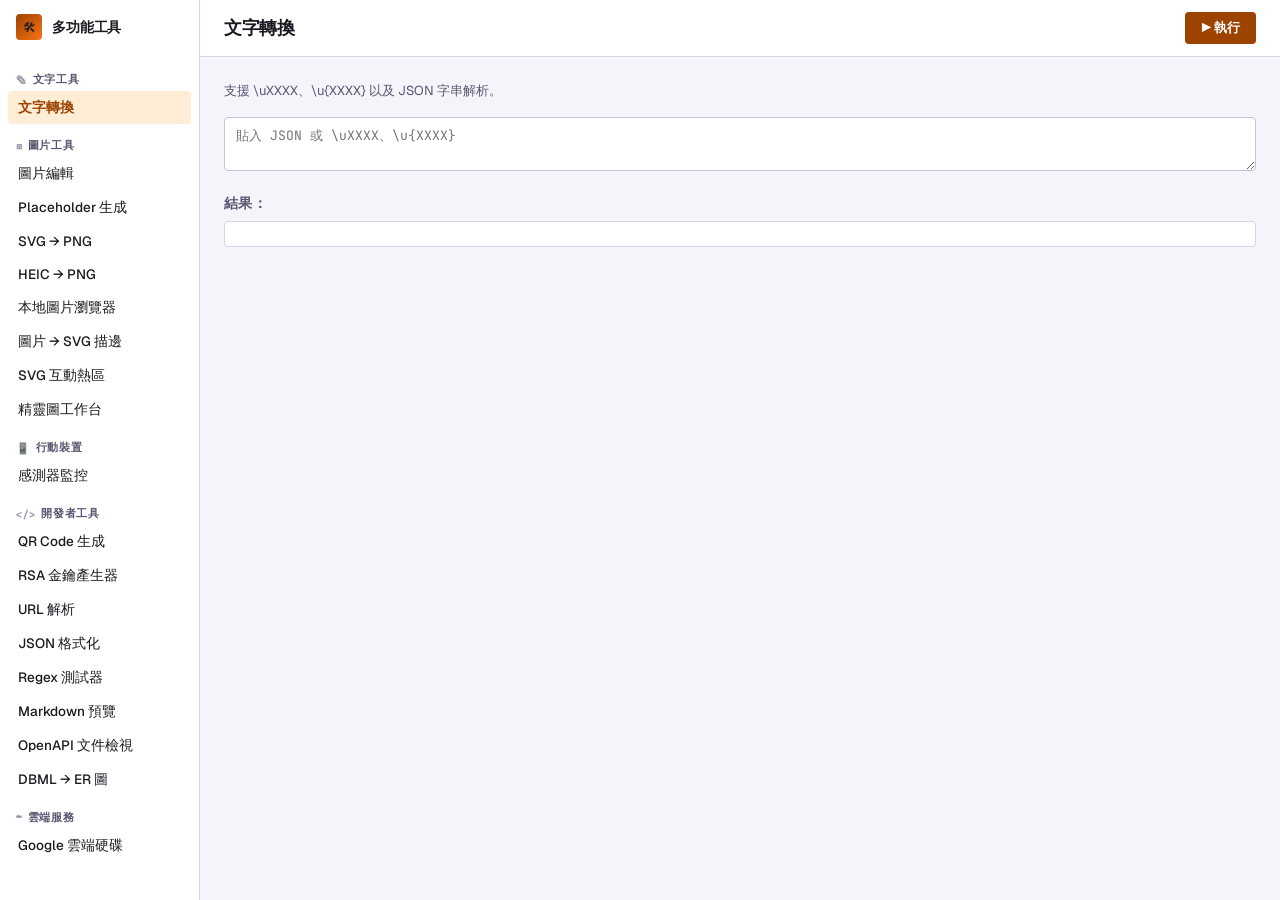
<file: index.html>
<!DOCTYPE html>
<html lang="zh-TW">
<head>
<meta charset="UTF-8">
<meta name="viewport" content="width=device-width, initial-scale=1.0">
<title>多功能轉換工具</title>
<link rel="preconnect" href="https://fonts.googleapis.com">
<link rel="preconnect" href="https://fonts.gstatic.com" crossorigin>
<link href="https://fonts.googleapis.com/css2?family=Geist:wght@400;500;600;700;800&family=JetBrains+Mono:wght@400;500;600&display=swap" rel="stylesheet">
<link rel="stylesheet" href="assets/styles.css">
</head>
<body>
<div class="app-shell">
  <aside class="side-nav" id="sidebar"></aside>
  <div class="content-wrap">
    <div class="mobile-bar" id="mobile-bar"></div>
    <header class="content-header" id="content-header"></header>
    <section class="content-pane" id="content"></section>
  </div>
</div>
<script type="module" src="assets/app.js"></script>
<script type="module" src="assets/mcp-bridge.js"></script>
</body>
</html>
</file>
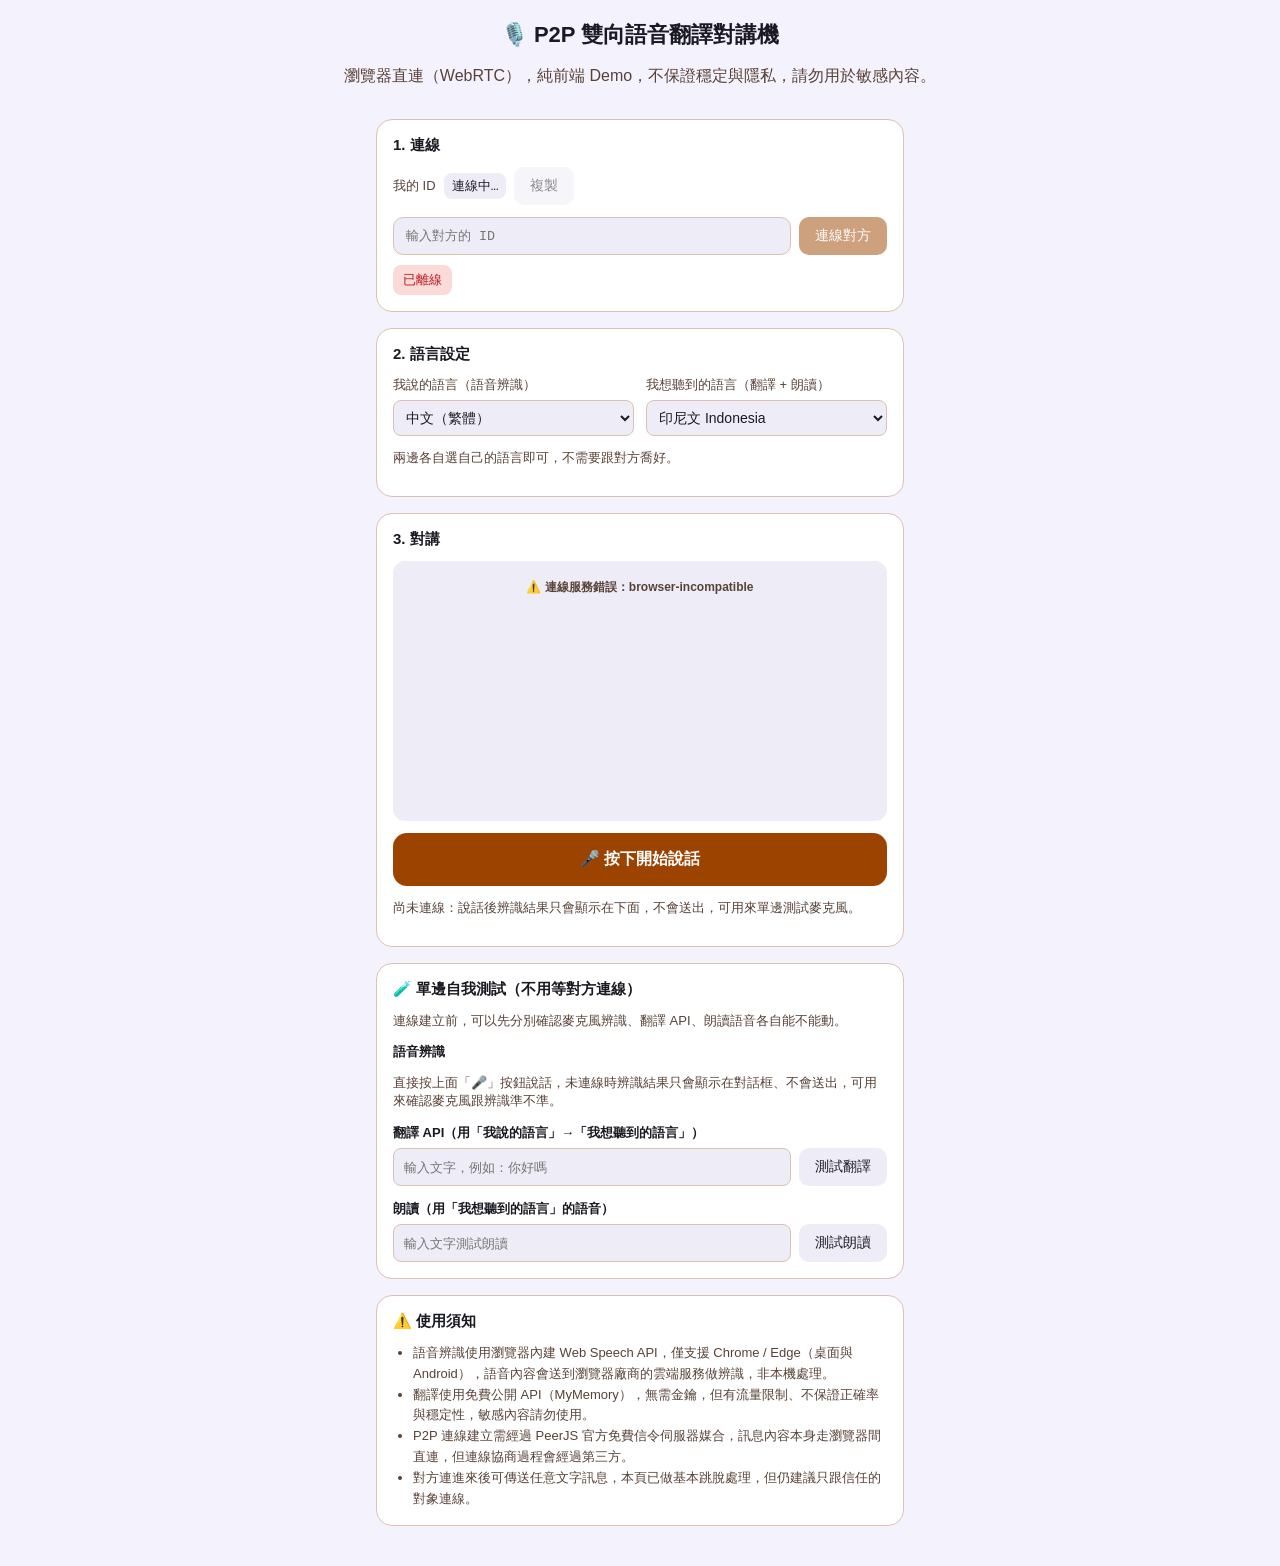
<file: walkie/index.html>
<!DOCTYPE html>
<html lang="zh-TW">
<head>
<meta charset="UTF-8">
<meta name="viewport" content="width=device-width, initial-scale=1.0">
<title>P2P 雙向語音翻譯對講機</title>
<link rel="stylesheet" href="./style.css">
</head>
<body>

  <header class="topbar">
    <h1>🎙️ P2P 雙向語音翻譯對講機</h1>
    <p class="muted">瀏覽器直連（WebRTC），純前端 Demo，不保證穩定與隱私，請勿用於敏感內容。</p>
  </header>

  <main class="wrap">

    <section class="card">
      <h2>1. 連線</h2>
      <div class="id-row">
        <span class="label">我的 ID</span>
        <code id="myId">連線中…</code>
        <button id="copyIdBtn" class="btn-ghost" disabled>複製</button>
      </div>
      <div class="connect-row">
        <input type="text" id="peerIdInput" placeholder="輸入對方的 ID">
        <button id="connectBtn" class="btn-primary" disabled>連線對方</button>
      </div>
      <p id="connStatus" class="status status-idle">尚未連線</p>
    </section>

    <section class="card">
      <h2>2. 語言設定</h2>
      <div class="lang-grid">
        <label>
          我說的語言（語音辨識）
          <select id="mySpeakLang"></select>
        </label>
        <label>
          我想聽到的語言（翻譯 + 朗讀）
          <select id="myHearLang"></select>
        </label>
      </div>
      <p class="muted small">兩邊各自選自己的語言即可，不需要跟對方喬好。</p>
    </section>

    <section class="card">
      <h2>3. 對講</h2>
      <div id="chatBox" class="chat-box" aria-live="polite"></div>
      <button id="recordBtn" class="btn-record" disabled>🎤 準備中…</button>
      <p id="recHint" class="muted small"></p>
    </section>

    <section class="card">
      <h2>🧪 單邊自我測試（不用等對方連線）</h2>
      <p class="muted small">連線建立前，可以先分別確認麥克風辨識、翻譯 API、朗讀語音各自能不能動。</p>

      <div class="test-block">
        <div class="test-label">語音辨識</div>
        <p class="muted small">直接按上面「🎤」按鈕說話，未連線時辨識結果只會顯示在對話框、不會送出，可用來確認麥克風跟辨識準不準。</p>
      </div>

      <div class="test-block">
        <div class="test-label">翻譯 API（用「我說的語言」→「我想聽到的語言」）</div>
        <div class="test-row">
          <input type="text" id="testTranslateInput" placeholder="輸入文字，例如：你好嗎">
          <button id="testTranslateBtn" class="btn-ghost">測試翻譯</button>
        </div>
        <p id="testTranslateResult" class="muted small"></p>
      </div>

      <div class="test-block">
        <div class="test-label">朗讀（用「我想聽到的語言」的語音）</div>
        <div class="test-row">
          <input type="text" id="testSpeakInput" placeholder="輸入文字測試朗讀">
          <button id="testSpeakBtn" class="btn-ghost">測試朗讀</button>
        </div>
      </div>
    </section>

    <section class="card notes">
      <h2>⚠️ 使用須知</h2>
      <ul>
        <li>語音辨識使用瀏覽器內建 Web Speech API，僅支援 Chrome / Edge（桌面與 Android），語音內容會送到瀏覽器廠商的雲端服務做辨識，非本機處理。</li>
        <li>翻譯使用免費公開 API（MyMemory），無需金鑰，但有流量限制、不保證正確率與穩定性，敏感內容請勿使用。</li>
        <li>P2P 連線建立需經過 PeerJS 官方免費信令伺服器媒合，訊息內容本身走瀏覽器間直連，但連線協商過程會經過第三方。</li>
        <li>對方連進來後可傳送任意文字訊息，本頁已做基本跳脫處理，但仍建議只跟信任的對象連線。</li>
      </ul>
    </section>

  </main>

  <script src="./peerjs.min.js"></script>
  <script src="./app.js"></script>
</body>
</html>
</file>
<file: assets/styles.css>
:root {
  --bg:                 #f0eef8;
  --surface:            #ffffff;
  --surface-low:        #f5f4fb;
  --surface-container:  #eceaf5;
  --on-surface:         #1a1b22;
  --on-surface-variant: #5a5470;
  --outline:            #d8d4e8;
  --outline-strong:     #c4bfdb;
  --primary:            #9d4300;
  --on-primary:         #ffffff;
  --primary-container:  #f97316;
  --mono: "JetBrains Mono", monospace;
}

*, *::before, *::after { box-sizing: border-box; margin: 0; padding: 0; }

body {
  font-family: "Geist", sans-serif;
  color: var(--on-surface);
  background: var(--bg);
  min-height: 100vh;
  padding: 0;
}

/* ── App Shell ──────────────────────────────────────────────────────────── */
.app-shell {
  display: grid;
  grid-template-columns: 200px 1fr;
  min-height: 100vh;
  background: var(--surface);
}

/* ── Sidebar ─────────────────────────────────────────────────────────────── */
.side-nav {
  background: var(--surface);
  border-right: 1px solid var(--outline);
}

.logo {
  display: flex;
  align-items: center;
  gap: 10px;
  padding: 14px 16px;
}

.logo-icon {
  width: 26px;
  height: 26px;
  background: linear-gradient(135deg, var(--primary), var(--primary-container));
  border-radius: 4px;
  display: flex;
  align-items: center;
  justify-content: center;
  font-size: 13px;
  flex-shrink: 0;
}

.logo-text {
  font-size: 14px;
  font-weight: 700;
  color: var(--on-surface);
  letter-spacing: -0.01em;
}

.nav-groups {
  padding: 8px;
}

.nav-group {
  margin-bottom: 4px;
}

.nav-group-label {
  display: flex;
  align-items: center;
  gap: 5px;
  font-size: 10.5px;
  font-weight: 600;
  text-transform: uppercase;
  letter-spacing: 0.07em;
  color: var(--on-surface-variant);
  padding: 10px 8px 4px;
  user-select: none;
}

.nav-group-icon {
  font-size: 11px;
  opacity: 0.6;
}

.nav-item {
  display: block;
  text-decoration: none;
  color: var(--on-surface);
  font-family: "Geist", sans-serif;
  font-size: 13.5px;
  font-weight: 500;
  padding: 7px 10px;
  border-radius: 4px;
  margin-bottom: 1px;
  transition: background 0.1s, color 0.1s;
}

.nav-item:hover {
  background: var(--surface-container);
}

.nav-item.active {
  background: #ffedd5;
  color: var(--primary);
  font-weight: 600;
}

/* ── Content Wrap ────────────────────────────────────────────────────────── */
.content-wrap {
  background: var(--surface-low);
  display: flex;
  flex-direction: column;
}

/* ── Content Header ──────────────────────────────────────────────────────── */
.content-header {
  display: flex;
  align-items: center;
  justify-content: space-between;
  padding: 12px 24px;
  border-bottom: 1px solid var(--outline);
  background: var(--surface);
  gap: 12px;
  flex-shrink: 0;
}

.content-header-left {
  display: flex;
  align-items: center;
  gap: 10px;
  min-width: 0;
}

.tool-title {
  font-size: 18px;
  font-weight: 700;
  letter-spacing: -0.02em;
  color: var(--on-surface);
  line-height: 1.2;
  white-space: nowrap;
}


/* Ghost 按鈕（次要動作，如複製、下載） */
.btn-ghost {
  margin-top: 0;
  background: var(--surface);
  color: var(--on-surface);
  border: 1px solid var(--outline-strong);
  font-weight: 500;
  padding: 4px 10px;
  font-size: 12px;
}

.btn-ghost:hover {
  background: var(--surface-container);
  opacity: 1;
  filter: none;
}

/* 有 data-primary 的按鈕功能已串到 header ▶ 執行，不需顯示 */
[data-primary] { display: none; }

/* .active-badge — 保留備用，可在 app.js 加回 <span class="active-badge"> */
.active-badge {
  background: transparent;
  color: var(--primary);
  border: 1px solid #fed7aa;
  border-radius: 4px;
  padding: 2px 8px;
  font-size: 11px;
  font-weight: 600;
  white-space: nowrap;
  flex-shrink: 0;
}

.header-actions {
  display: flex;
  align-items: center;
  gap: 8px;
  flex-shrink: 0;
}

.reset-btn {
  display: inline-flex;
  align-items: center;
  gap: 5px;
  background: var(--surface);
  color: var(--on-surface);
  border: 1px solid var(--outline-strong);
  border-radius: 4px;
  padding: 6px 12px;
  font-size: 13px;
  font-weight: 600;
  font-family: "Geist", sans-serif;
  cursor: pointer;
  transition: background 0.1s;
  margin-top: 0;
}

.reset-btn:hover {
  background: var(--surface-container);
  filter: none;
}

.run-btn {
  display: inline-flex;
  align-items: center;
  gap: 6px;
  background: var(--primary);
  color: var(--on-primary);
  border: none;
  border-radius: 4px;
  padding: 7px 16px;
  font-size: 13px;
  font-weight: 700;
  font-family: "Geist", sans-serif;
  cursor: pointer;
  transition: opacity 0.1s;
  flex-shrink: 0;
  margin-top: 0;
}

.run-btn:hover {
  opacity: 0.88;
  background: var(--primary);
  filter: none;
}

/* ── Content Pane ────────────────────────────────────────────────────────── */
.content-pane {
  padding: 24px;
  flex: 1;
}

/* ── Tool ────────────────────────────────────────────────────────────────── */
.tool {
  animation: fadeIn .15s ease;
}

@keyframes fadeIn {
  from { opacity: 0; transform: translateY(3px); }
  to   { opacity: 1; transform: translateY(0); }
}

/* ── Typography ──────────────────────────────────────────────────────────── */
h3 {
  margin: 18px 0 8px;
  font-size: 14px;
  font-weight: 600;
  letter-spacing: 0.03em;
  text-transform: uppercase;
  color: var(--on-surface-variant);
}

h4 {
  margin: 0 0 8px;
  font-size: 13px;
  font-weight: 600;
  color: var(--on-surface-variant);
}

label {
  display: block;
  margin: 10px 0 5px;
  font-size: 12px;
  font-weight: 600;
  text-transform: uppercase;
  letter-spacing: 0.04em;
  color: var(--on-surface-variant);
}

/* ── Form Controls ───────────────────────────────────────────────────────── */
textarea,
input[type="text"],
input[type="url"],
input[type="number"],
select {
  width: 100%;
  border: 1px solid var(--outline-strong);
  border-radius: 4px;
  font-size: 13px;
  padding: 9px 11px;
  color: var(--on-surface);
  background: var(--surface);
  font-family: var(--mono);
  transition: border-color .12s, box-shadow .12s;
}

textarea:focus,
input[type="text"]:focus,
input[type="url"]:focus,
input[type="number"]:focus,
select:focus {
  outline: none;
  border-color: var(--primary);
  box-shadow: 0 0 0 2px rgba(157, 67, 0, 0.12);
}

input[type="color"] {
  border: 1px solid var(--outline-strong);
  border-radius: 4px;
  cursor: pointer;
  padding: 3px;
}

input[type="color"]:focus {
  outline: none;
  border-color: var(--primary);
}

/* ── Buttons ─────────────────────────────────────────────────────────────── */
button {
  margin-top: 10px;
  border: 0;
  border-radius: 4px;
  padding: 8px 14px;
  font-weight: 600;
  font-family: "Geist", sans-serif;
  font-size: 13px;
  cursor: pointer;
  color: var(--on-primary);
  background: var(--primary);
  transition: opacity .15s;
}

button:hover {
  opacity: 0.88;
  background: var(--primary);
  filter: none;
}

.button-row {
  display: flex;
  gap: 8px;
  flex-wrap: wrap;
}

.button-row button { margin-top: 10px; }

/* ── Pre / Code ──────────────────────────────────────────────────────────── */
pre {
  margin: 0;
  background: var(--surface);
  border: 1px solid var(--outline);
  border-radius: 4px;
  padding: 12px 14px;
  white-space: pre-wrap;
  word-break: break-word;
  max-height: 220px;
  overflow-y: auto;
  font-family: var(--mono);
  font-size: 13px;
  color: var(--on-surface);
}

/* ── Drop Zone ───────────────────────────────────────────────────────────── */
.drop-zone {
  border: 1px dashed var(--outline-strong);
  border-radius: 4px;
  padding: 28px;
  text-align: center;
  color: var(--on-surface-variant);
  cursor: pointer;
  margin-bottom: 12px;
  background: var(--surface);
  transition: border-color .15s, background .15s;
  font-size: 13px;
}

.drop-zone.dragover {
  border-color: var(--primary-container);
  background: #fff8f3;
}

/* ── Image Preview ───────────────────────────────────────────────────────── */
img.preview {
  max-width: 100%;
  margin-top: 12px;
  display: block;
  border: 1px solid var(--outline);
  border-radius: 4px;
}

/* ── Grids ───────────────────────────────────────────────────────────────── */
.grid-4 {
  display: grid;
  grid-template-columns: repeat(4, minmax(0, 1fr));
  gap: 12px;
}

.grid-2 {
  display: grid;
  grid-template-columns: repeat(2, minmax(0, 1fr));
  gap: 12px;
}

/* ── Muted ───────────────────────────────────────────────────────────────── */
.muted {
  color: var(--on-surface-variant);
  font-size: 13px;
  margin: 0 0 16px;
  line-height: 1.5;
}

/* ── JSON Tool ───────────────────────────────────────────────────────────── */
.json-shell {
  display: grid;
  grid-template-columns: 1fr 1fr;
  gap: 12px;
  height: 420px;
}

.json-panel {
  display: flex;
  flex-direction: column;
  border: 1px solid var(--outline);
  overflow: hidden;
}

.json-panel-header {
  display: flex;
  align-items: center;
  justify-content: space-between;
  gap: 6px;
  padding: 6px 10px;
  background: var(--surface-container);
  border-bottom: 1px solid var(--outline);
  font-size: 11px;
  font-weight: 600;
  letter-spacing: 0.06em;
  color: var(--on-surface-variant);
  flex-shrink: 0;
  flex-wrap: wrap;
}

.json-panel-header .btn-ghost {
  margin-top: 0;
  padding: 2px 8px;
  font-size: 11px;
}

.json-search-row {
  display: flex;
  align-items: center;
  gap: 4px;
  flex: 1;
}

.json-search-row input {
  width: 120px;
  padding: 3px 8px;
  font-size: 12px;
  border-radius: 3px;
  font-family: var(--mono);
  border: 1px solid var(--outline-strong);
}

.json-search-row input:focus {
  box-shadow: none;
  border-color: var(--primary);
}

#jsonSearchCount {
  font-size: 11px;
  color: var(--on-surface-variant);
  font-family: var(--mono);
  white-space: nowrap;
  min-width: 40px;
}

.json-panel textarea {
  flex: 1;
  border: none;
  border-radius: 0;
  resize: none;
  font-size: 13px;
  line-height: 1.6;
  padding: 12px;
  box-shadow: none;
}

.json-panel textarea:focus {
  box-shadow: none;
  border-color: transparent;
}

.json-output-wrap {
  flex: 1;
  overflow: auto;
}

.json-output-wrap pre {
  margin: 0;
  border: none;
  border-radius: 0;
  max-height: none;
  padding: 12px;
  background: var(--surface);
  min-height: 100%;
}

/* ── JSON View Toggle ────────────────────────────────────────────────────── */
.json-view-toggle {
  display: flex;
  border: 1px solid var(--outline-strong);
  border-radius: 4px;
  overflow: hidden;
  flex-shrink: 0;
}

.json-view-btn {
  margin: 0;
  padding: 2px 10px;
  font-size: 11px;
  font-weight: 600;
  border-radius: 0;
  background: var(--surface);
  color: var(--on-surface-variant);
  border: none;
  border-right: 1px solid var(--outline-strong);
  transition: background 0.1s;
}

.json-view-btn:last-child { border-right: none; }

.json-view-btn.active {
  background: var(--surface-container);
  color: var(--on-surface);
}

.json-view-btn:hover { opacity: 1; filter: none; background: var(--surface-container); }

/* ── JSON Path Bar ───────────────────────────────────────────────────────── */
.json-path-bar {
  padding: 4px 12px;
  font-family: var(--mono);
  font-size: 11px;
  color: var(--on-surface-variant);
  background: var(--surface-container);
  border-top: 1px solid var(--outline);
  min-height: 22px;
}

/* ── JSON Tree ───────────────────────────────────────────────────────────── */
pre.jt-root {
  padding: 10px 12px;
  line-height: 1.7;
  font-size: 13px;
}

.jt-node { }

.jt-children { padding-left: 20px; margin: 0; list-style: none; }
.jt-children.jt-hidden { display: none; }

.jt-row {
  display: flex;
  align-items: baseline;
  gap: 2px;
  border-radius: 3px;
  padding: 0 4px;
}

.jt-toggle {
  cursor: pointer;
}

.jt-toggle:hover { color: var(--primary); }

.jt-toggle {
  font-size: 10px;
  width: 14px;
  flex-shrink: 0;
  color: var(--on-surface-variant);
  user-select: none;
  cursor: pointer;
}

.jt-toggle:hover { color: var(--primary); }

.jt-toggle-placeholder { width: 14px; flex-shrink: 0; }

.jt-key {
  color: #9d4300;
  font-weight: 600;
  cursor: pointer;
  border-radius: 2px;
  padding: 0 2px;
}

.jt-key:hover {
  background: #ffedd5;
  text-decoration: underline;
}
.jt-colon  { color: var(--on-surface-variant); }
.jt-bracket { color: var(--on-surface-variant); font-size: 12px; }

.jt-val         { }
.jt-string      { color: #16a34a; }
.jt-number      { color: #2563eb; }
.jt-bool        { color: #7c3aed; }
.jt-null        { color: #9ca3af; font-style: italic; }

mark.json-mark {
  background: #fef08a;
  color: inherit;
  border-radius: 2px;
}

mark.json-mark-cur {
  background: #f97316;
  color: #fff;
  border-radius: 2px;
}

.json-toolbar {
  display: flex;
  align-items: center;
  gap: 6px;
  margin-top: 10px;
  flex-wrap: wrap;
}

.json-toolbar .btn-ghost {
  margin-top: 0;
}

.json-status {
  font-size: 12px;
  font-family: var(--mono);
  margin-left: 4px;
}

.json-status-ok    { color: #16a34a; }
.json-status-error { color: var(--primary); }
.json-status-jump  { cursor: pointer; text-decoration: underline dotted; text-underline-offset: 3px; }

.json-err-snippet {
  margin: 6px 0 0;
  padding: 8px 12px;
  font-family: var(--mono);
  font-size: 12px;
  line-height: 1.5;
  background: var(--surface-low);
  border-radius: 6px;
  overflow-x: auto;
  cursor: pointer;
  white-space: pre;
}
.json-err-caret { color: var(--primary); font-weight: 700; }

@media (max-width: 640px) {
  .json-shell { grid-template-columns: 1fr; height: auto; }
  .content-pane:has(#mdShell)        { display: block; }
  .content-pane:has(#mdShell) > .tool { display: block; flex: none; }
  #mdShell { flex: none; height: auto; min-height: 0; }
  .json-panel textarea { min-height: 160px; }
}

/* ── OpenAPI 文件檢視：API 列表面板 ───────────────────────────────────── */
.oa-columns {
  display: grid;
  grid-template-columns: minmax(0, 1fr) minmax(0, 1fr);
  gap: 20px;
  align-items: start;
}

.oa-panel {
  position: sticky;
  top: 12px;
  display: flex;
  flex-direction: column;
  border: 1px solid var(--outline);
  border-radius: 4px;
  background: var(--surface);
  overflow: hidden;
  margin-top: 10px;
}

.oa-panel-header {
  display: flex;
  align-items: center;
  justify-content: space-between;
  gap: 8px;
  padding: 8px 12px;
  background: var(--surface-container);
  border-bottom: 1px solid var(--outline);
  font-size: 11px;
  font-weight: 600;
  letter-spacing: 0.06em;
  text-transform: uppercase;
  color: var(--on-surface-variant);
}

.oa-count { font-family: var(--mono); text-transform: none; letter-spacing: 0; }
.oa-count b { color: var(--primary); }

.oa-toolbar {
  display: flex;
  align-items: center;
  justify-content: space-between;
  gap: 8px;
  padding: 8px 12px;
  border-bottom: 1px solid var(--outline);
}
.oa-toolbar[hidden] { display: none; }
.oa-toolbar button { margin-top: 0; padding: 6px 12px; font-size: 12px; }
.oa-toolbar button:disabled { opacity: 0.6; cursor: not-allowed; }

/* 面板內的 label 不套全域表單 label（大寫小字） */
.oa-panel label {
  display: flex;
  align-items: center;
  gap: 8px;
  margin: 0;
  font-size: 13px;
  font-weight: 500;
  text-transform: none;
  letter-spacing: 0;
  color: var(--on-surface);
  cursor: pointer;
}
.oa-panel input[type="checkbox"] { accent-color: var(--primary); flex-shrink: 0; }

.oa-list { max-height: 62vh; overflow-y: auto; }

.oa-panel .oa-cat {
  position: sticky;
  top: 0;
  z-index: 1;
  padding: 7px 12px;
  background: var(--surface-low);
  border-bottom: 1px solid var(--outline);
  font-size: 12px;
  font-weight: 600;
  color: var(--on-surface-variant);
}
.oa-cat-name { flex: 1; min-width: 0; overflow: hidden; text-overflow: ellipsis; white-space: nowrap; }
.oa-cat-count {
  font-family: var(--mono);
  font-size: 11px;
  padding: 1px 7px;
  border-radius: 9999px;
  background: var(--surface-container);
}

.oa-panel .oa-row {
  align-items: flex-start;
  padding: 7px 12px 7px 32px;
  border-bottom: 1px solid var(--surface-container);
  transition: background .1s;
}
.oa-row:hover { background: var(--surface-low); }
.oa-row:has(input:checked) { background: #fff8f3; }
.oa-row input { margin-top: 3px; }

.oa-method {
  flex-shrink: 0;
  width: 56px;
  padding: 2px 0;
  border-radius: 3px;
  text-align: center;
  font-family: var(--mono);
  font-size: 11px;
  font-weight: 700;
  color: #fff;
  background: var(--on-surface-variant);
}
.oa-method-get    { background: #006591; }
.oa-method-post   { background: #16a34a; }
.oa-method-put    { background: #f97316; }
.oa-method-patch  { background: #795900; }
.oa-method-delete { background: #ba1a1a; }

.oa-row-text { display: flex; flex-direction: column; gap: 2px; min-width: 0; }
.oa-path { font-family: var(--mono); font-size: 12.5px; word-break: break-all; }
.oa-summary { font-size: 12px; color: var(--on-surface-variant); }

.oa-status {
  padding: 32px 16px;
  text-align: center;
  font-size: 13px;
  color: var(--on-surface-variant);
}
.oa-status:empty { display: none; }
.oa-status.is-error { color: var(--primary); }

.oa-panel-footer {
  padding: 8px 12px;
  border-top: 1px solid var(--outline);
  background: var(--surface-low);
  font-size: 11.5px;
  line-height: 1.5;
  color: var(--on-surface-variant);
}

@media (max-width: 900px) {
  .oa-columns { grid-template-columns: 1fr; }
  .oa-panel { position: static; }
}

/* ── Markdown 預覽 ───────────────────────────────────────────────────────── */
/* 頂部工具列：說明文字 + 檢視切換鈕 */
.md-topbar {
  display: flex;
  align-items: center;
  justify-content: space-between;
  gap: 12px;
  flex-wrap: wrap;
  margin-bottom: 12px;
}

/* Markdown 編輯/預覽框填滿容器高度（content-pane 已含 24px padding）；
   限桌面寬度，避免覆蓋上方 max-width:640px 的行動版單欄排版 */
@media (min-width: 641px) {
  /* 根容器鎖在視窗高度，整條 flex 鏈才有界線，內容才會在面板內捲而非撐長整頁。
     用 :has 只在 Markdown 工具生效，其他工具維持 min-height:100vh 可隨內容增長 */
  .app-shell:has(#mdShell) { height: 100vh; grid-template-rows: minmax(0, 1fr); }
  .content-pane:has(#mdShell)        { display: flex; flex-direction: column; min-height: 0; }
  .content-pane:has(#mdShell) > .tool { flex: 1; display: flex; flex-direction: column; min-height: 0; }
  /* grid 列高鎖在容器內（minmax 0），內容改在面板內捲動，整頁不再被撐長 */
  #mdShell { flex: 1; min-height: 240px; height: auto; grid-template-rows: minmax(0, 1fr); }
  /* grid 項目預設 min-height:auto 會被內容撐高，改 0 才能讓 output-wrap 內捲 */
  #mdShell > .json-panel { min-height: 0; }
}

/* 檢視切換：只顯示原始 / 只顯示預覽 */
.json-shell.md-view-left,
.json-shell.md-view-right { grid-template-columns: 1fr; }
.json-shell.md-view-left  .json-panel:last-child  { display: none; }
.json-shell.md-view-right .json-panel:first-child { display: none; }

.json-panel.md-drag {
  outline: 2px dashed var(--primary);
  outline-offset: -2px;
}

.md-preview {
  padding: 16px 20px;
  background: var(--surface);
  min-height: 100%;
  font-size: 14px;
  line-height: 1.7;
  color: var(--on-surface);
  word-wrap: break-word;
}

.md-preview > :first-child { margin-top: 0; }
.md-preview > :last-child { margin-bottom: 0; }

.md-preview h1, .md-preview h2, .md-preview h3,
.md-preview h4, .md-preview h5, .md-preview h6 {
  margin: 1.2em 0 0.5em;
  line-height: 1.3;
  font-weight: 700;
}
.md-preview h1 { font-size: 1.7em; border-bottom: 1px solid var(--outline); padding-bottom: 0.3em; }
.md-preview h2 { font-size: 1.4em; border-bottom: 1px solid var(--outline); padding-bottom: 0.25em; }
.md-preview h3 { font-size: 1.2em; }
.md-preview h4 { font-size: 1.05em; }
.md-preview h5, .md-preview h6 { font-size: 0.95em; color: var(--on-surface-variant); }

.md-preview p { margin: 0.7em 0; }

.md-preview a { color: var(--primary); text-decoration: none; }
.md-preview a:hover { text-decoration: underline; }

.md-preview ul, .md-preview ol { margin: 0.6em 0; padding-left: 1.6em; }
.md-preview li { margin: 0.25em 0; }
.md-preview li > ul, .md-preview li > ol { margin: 0.25em 0; }

.md-preview blockquote {
  margin: 0.8em 0;
  padding: 0.2em 1em;
  border-left: 3px solid var(--outline-strong);
  color: var(--on-surface-variant);
  background: var(--surface-low);
}

.md-preview code {
  font-family: var(--mono);
  font-size: 0.88em;
  background: var(--surface-container);
  padding: 0.15em 0.4em;
  border-radius: 3px;
}

.md-preview pre {
  margin: 0.8em 0;
  padding: 12px 14px;
  background: var(--surface-low);
  border: 1px solid var(--outline);
  border-radius: 4px;
  overflow-x: auto;
}
.md-preview pre code {
  background: none;
  padding: 0;
  font-size: 0.85em;
  line-height: 1.5;
}

.md-preview hr {
  border: none;
  border-top: 1px solid var(--outline);
  margin: 1.5em 0;
}

.md-preview img { max-width: 100%; border-radius: 4px; }

.md-preview table {
  border-collapse: collapse;
  margin: 0.8em 0;
  font-size: 0.92em;
  width: 100%;
}
.md-preview th, .md-preview td {
  border: 1px solid var(--outline);
  padding: 6px 10px;
  text-align: left;
}
.md-preview th {
  background: var(--surface-container);
  font-weight: 600;
}
.md-preview del { color: var(--on-surface-variant); }

.md-preview li:has(> input[type="checkbox"]) { list-style: none; margin-left: -1.4em; }
.md-preview li > input[type="checkbox"] { margin-right: 0.5em; }

/* Mermaid 圖表 */
.md-mermaid { margin: 0.9em 0; text-align: center; overflow-x: auto; }
.md-mermaid svg { max-width: 100%; height: auto; }
.md-mermaid-error {
  text-align: left;
  color: var(--primary);
  font-size: 13px;
  font-weight: 600;
}
.md-mermaid-error pre {
  margin: 6px 0 0;
  padding: 10px 12px;
  font-weight: 400;
  color: var(--on-surface);
  background: var(--surface-low);
  border: 1px solid var(--outline);
  border-radius: 4px;
  white-space: pre-wrap;
  overflow-x: auto;
}

/* KaTeX 數學公式 */
.md-math[data-display="1"] { margin: 0.9em 0; overflow-x: auto; }
.md-math-error { color: var(--primary); font-family: var(--mono); font-size: 0.88em; }

/* highlight.js：維持本工具的 pre 背景與內距（壓過主題注入的 padding/background）*/
.md-preview pre code.hljs { padding: 0; background: none; }

/* 目錄 (TOC) 下拉：目錄鈕在預覽標題列（高度已鎖定，標題列不會被捲走），
   下拉清單以面板為定位基準從右上角展開 */
.json-panel:has(.md-toc-pop) { position: relative; }
.md-toc-pop {
  position: absolute;
  top: 40px;                 /* 標題列高度之下 */
  right: 10px;
  z-index: 6;
  width: min(280px, 70vw);
  max-height: 60vh;
  overflow-y: auto;
  padding: 6px;
  background: var(--surface);
  border: 1px solid var(--outline-strong);
  border-radius: 6px;
  box-shadow: 0 6px 20px rgba(0, 0, 0, 0.12);
}
.md-toc-item {
  padding: 4px 8px;
  font-size: 12px;
  color: var(--on-surface-variant);
  border-radius: 4px;
  cursor: pointer;
  white-space: nowrap;
  overflow: hidden;
  text-overflow: ellipsis;
}
.md-toc-item:hover { background: var(--surface-container); color: var(--on-surface); }
.md-toc-l2 { padding-left: 18px; }
.md-toc-l3 { padding-left: 30px; }
.md-toc-l4 { padding-left: 42px; }
/* 由目錄跳轉時，標題不要緊貼視窗頂端（留點空隙，避開浮動鈕）*/
.md-preview :is(h1, h2, h3, h4) { scroll-margin-top: 12px; }

/* ── URL Table ───────────────────────────────────────────────────────────── */
.url-table {
  width: 100%;
  border-collapse: collapse;
  font-size: 13px;
}

.url-table tr {
  border-bottom: 1px solid var(--outline);
}

.url-table tr:last-child {
  border-bottom: none;
}

.url-key {
  width: 110px;
  padding: 7px 10px 7px 0;
  font-family: var(--mono);
  font-size: 12px;
  color: var(--on-surface-variant);
  white-space: nowrap;
  vertical-align: top;
}

.url-val {
  padding: 7px 0;
  font-family: var(--mono);
  font-size: 12px;
  color: var(--on-surface);
  word-break: break-all;
}

.url-empty {
  padding: 7px 0;
  color: var(--on-surface-variant);
  font-size: 13px;
}

.url-copy-row {
  display: flex;
  gap: 6px;
  align-items: center;
}

.url-copy-row input {
  flex: 1;
  min-width: 0;
}

.url-copy-row .btn-ghost {
  flex-shrink: 0;
}

/* ── Image Editor ────────────────────────────────────────────────────────── */
.edit-shell {
  display: grid;
  grid-template-columns: 220px 1fr;
  gap: 16px;
  align-items: stretch;
}

.edit-controls {
  display: flex;
  flex-direction: column;
  gap: 0;
}

.edit-controls-bottom {
  margin-top: auto;
  padding-top: 12px;
  display: flex;
  flex-direction: column;
  gap: 6px;
}

/* Tabs */
.edit-tabs {
  display: flex;
  border: 1px solid var(--outline-strong);
  border-radius: 4px;
  overflow: hidden;
  margin-bottom: 14px;
}

.edit-tab, .wm-tab {
  flex: 1;
  margin: 0;
  border-radius: 0;
  border: none;
  border-right: 1px solid var(--outline-strong);
  background: var(--surface);
  color: var(--on-surface-variant);
  font-size: 12px;
  font-weight: 600;
  padding: 6px 4px;
  cursor: pointer;
  transition: background 0.1s;
}

.edit-tab:last-child, .wm-tab:last-child { border-right: none; }

.edit-tab:hover, .wm-tab:hover {
  background: var(--surface-container);
  opacity: 1;
  filter: none;
  color: var(--on-surface);
}

.edit-tab.active, .wm-tab.active {
  background: var(--surface-container);
  color: var(--on-surface);
}

/* Panels */
.edit-panel {
  display: flex;
  flex-direction: column;
}

.edit-panel label { margin-top: 8px; }
.edit-panel .grid-2 { gap: 8px; }
.edit-panel .grid-2 label { margin-top: 4px; }
.edit-panel button { margin-top: 12px; }

/* Watermark position grid */
.wm-pos-grid {
  display: grid;
  grid-template-columns: repeat(3, 1fr);
  gap: 4px;
  margin-top: 6px;
}

.wm-pos-btn {
  margin: 0;
  padding: 6px;
  font-size: 14px;
  font-weight: 400;
  background: var(--surface);
  color: var(--on-surface-variant);
  border: 1px solid var(--outline);
  border-radius: 3px;
  transition: background 0.1s;
}

.wm-pos-btn:hover {
  background: var(--surface-container);
  opacity: 1;
  filter: none;
}

.wm-pos-btn.active {
  background: #ffedd5;
  color: var(--primary);
  border-color: #fed7aa;
}

/* Operations row */
.edit-ops {
  display: flex;
  gap: 6px;
  margin-top: 14px;
}

.edit-ops .btn-ghost {
  flex: 1;
  text-align: center;
  margin-top: 0;
}

/* Canvas side */
.edit-canvas-wrap {
  border: 1px solid var(--outline);
  background: var(--surface-container);
  border-radius: 4px;
  overflow: auto;
  display: flex;
  align-items: flex-start;
  justify-content: center;
  min-height: 300px;
  padding: 8px;
}

#editCanvas {
  display: block;
  max-width: 100%;
  cursor: crosshair;
  image-rendering: pixelated;
}

@media (max-width: 720px) {
  .edit-shell { grid-template-columns: 1fr; }
}

/* ── Mobile Bar ──────────────────────────────────────────────────────────── */
.mobile-bar {
  display: none;
}

.mobile-select {
  flex: 1;
  font-family: "Geist", sans-serif;
  font-size: 14px;
  font-weight: 600;
  padding: 6px 10px;
  border: 1px solid var(--outline-strong);
  border-radius: 4px;
  background: var(--surface);
  color: var(--on-surface);
  cursor: pointer;
  appearance: auto;
}

/* ── Responsive ──────────────────────────────────────────────────────────── */
@media (max-width: 900px) {
  .grid-4 { grid-template-columns: repeat(2, minmax(0, 1fr)); }
  .app-shell { grid-template-columns: 170px 1fr; }
}

@media (max-width: 640px) {
  .app-shell {
    grid-template-columns: 1fr;
    min-height: 100vh;
  }

  .side-nav { display: none; }

  .mobile-bar {
    display: flex;
    align-items: center;
    gap: 10px;
    padding: 8px 14px;
    background: var(--surface);
    border-bottom: 1px solid var(--outline);
    flex-shrink: 0;
  }

  /* 固定 top bar */
  .mobile-bar {
    position: fixed;
    top: 0; left: 0; right: 0;
    z-index: 100;
    border-bottom: 1px solid var(--outline);
  }

  /* 固定 footer */
  .content-header {
    position: fixed;
    bottom: 0; left: 0; right: 0;
    z-index: 100;
    border-top: 1px solid var(--outline);
    border-bottom: none;
    padding: 10px 14px;
    justify-content: center;
    background: var(--surface);
  }

  /* content-pane 在兩個固定 bar 之間滾動 */
  .content-wrap { display: block; }
  .content-pane {
    padding: calc(50px + 14px) 14px calc(58px + 14px);
    min-height: 100vh;
  }

  /* 隱藏標題，只留按鈕 */
  .content-header-left { display: none; }

  /* 沒有任何按鈕時 footer 不顯示 */
  .content-header:not(:has(button)) { display: none; }

  /* 無 footer 時下方 padding 縮回 */
  .content-header:not(:has(button)) ~ * { padding-bottom: 14px; }

  /* 按鈕橫排填滿 */
  .header-actions { width: 100%; justify-content: center; gap: 12px; }
  .run-btn, .reset-btn { flex: 1; max-width: 160px; justify-content: center; }

  .grid-4, .grid-2 { grid-template-columns: 1fr; }
}

/* ── Regex 測試器 ─────────────────────────────────────────────────── */
.regex-shell {
  display: flex;
  flex-direction: column;
  gap: 12px;
}

.regex-input-row {
  display: flex;
  align-items: center;
  gap: 6px;
  background: var(--surface);
  border: 1px solid var(--outline);
  border-radius: 10px;
  padding: 8px 12px;
}

.regex-engine-badge {
  font-family: var(--mono);
  font-size: 11px;
  color: var(--on-surface-variant);
  background: var(--surface-container);
  border: 1px solid var(--outline);
  border-radius: 4px;
  padding: 1px 6px;
  cursor: default;
  flex-shrink: 0;
}

.regex-slash {
  font-family: var(--mono);
  font-size: 20px;
  color: var(--primary);
  user-select: none;
}

.regex-input-row input[type="text"] {
  flex: 1;
  border: none;
  outline: none;
  background: transparent;
  font-family: var(--mono);
  font-size: 15px;
  color: var(--on-surface);
  padding: 0;
}

.regex-flags {
  display: flex;
  gap: 16px;
  padding: 4px 2px;
}

.regex-flags label {
  display: flex;
  align-items: center;
  gap: 3px;
  font-family: var(--mono);
  font-size: 13px;
  color: var(--on-surface-variant);
  cursor: pointer;
  user-select: none;
}

.regex-error {
  font-size: 12px;
  color: #c0392b;
  font-family: var(--mono);
  white-space: nowrap;
  overflow: hidden;
  text-overflow: ellipsis;
  max-width: 200px;
}

/* 高亮覆蓋層 */
.regex-test-wrap {
  position: relative;
  background: var(--surface-low);
  border: 1px solid var(--outline);
  border-radius: 10px;
  overflow: hidden;
}

.regex-test-wrap:focus-within {
  border-color: var(--primary);
}

.regex-highlight {
  position: absolute;
  inset: 0;
  padding: 10px 12px;
  font-family: var(--mono);
  font-size: 13px;
  line-height: 1.6;
  white-space: pre-wrap;
  word-break: break-all;
  overflow: auto;
  color: transparent;
  pointer-events: none;
  background: transparent;
  border: none;
  z-index: 0;
}

.regex-textarea {
  position: relative;
  width: 100%;
  min-height: 160px;
  resize: vertical;
  background: transparent;
  border: none;
  outline: none;
  padding: 10px 12px;
  font-family: var(--mono);
  font-size: 13px;
  line-height: 1.6;
  color: var(--on-surface);
  caret-color: var(--on-surface);
  z-index: 1;
}

.regex-mark {
  background: #f97316;
  color: #fff;
  border-radius: 3px;
  padding: 0 1px;
}

.regex-result-bar {
  display: flex;
  align-items: center;
  gap: 8px;
  padding: 2px 0;
}

.regex-matches {
  display: flex;
  flex-direction: column;
  gap: 4px;
}

.regex-match-item {
  display: flex;
  align-items: baseline;
  flex-wrap: wrap;
  gap: 8px;
  background: var(--surface-low);
  border: 1px solid var(--outline);
  border-radius: 8px;
  padding: 6px 10px;
  font-size: 13px;
}

.regex-match-idx {
  font-family: var(--mono);
  color: var(--on-surface-variant);
  font-size: 11px;
  min-width: 24px;
}

.regex-match-val {
  font-family: var(--mono);
  background: #fff3eb;
  border: 1px solid #f9731633;
  border-radius: 4px;
  padding: 1px 5px;
  color: var(--primary);
}

.regex-groups {
  width: 100%;
  display: flex;
  flex-wrap: wrap;
  gap: 6px;
  margin-top: 2px;
  padding-top: 4px;
  border-top: 1px solid var(--outline);
}

.regex-group {
  font-family: var(--mono);
  font-size: 11px;
  color: var(--on-surface-variant);
}

.regex-group code {
  background: var(--surface);
  border: 1px solid var(--outline);
  border-radius: 3px;
  padding: 0 4px;
  color: var(--on-surface);
}

/* ── Google 雲端硬碟 ─────────────────────────────────────────────────────── */
.gd-bar { display: flex; align-items: center; gap: 10px; flex-wrap: wrap; }
.gd-bar select { width: auto; }
.gd-bar .btn-ghost { margin-top: 0; }
.gd-check { display: flex; align-items: center; gap: 4px; font-size: 13px; }
.gd-check input { width: auto; }

.gd-status { margin: 10px 0; min-height: 1em; }
.gd-status-error { color: var(--primary); }

.gd-list { display: flex; flex-direction: column; gap: 8px; }
.gd-item {
  border: 1px solid var(--outline);
  border-radius: 4px;
  padding: 10px 12px;
  background: var(--surface);
}
.gd-item-main { display: flex; align-items: center; gap: 10px; }
.gd-icon { width: 16px; height: 16px; flex-shrink: 0; }
.gd-item-info { flex: 1; min-width: 0; }
.gd-name { font-size: 13px; font-weight: 600; color: var(--on-surface); text-decoration: none; word-break: break-all; }
.gd-name:hover { color: var(--primary); text-decoration: underline; }
.gd-meta { font-family: var(--mono); font-size: 11px; color: var(--on-surface-variant); margin-top: 2px; word-break: break-all; }
.gd-actions { display: flex; align-items: center; gap: 6px; flex-shrink: 0; }
.gd-actions .btn-ghost { margin-top: 0; }
.gd-preview { display: block; max-width: 100%; max-height: 360px; margin-top: 10px; border-radius: 4px; }

@media (max-width: 640px) {
  .gd-item-main { flex-wrap: wrap; }
  .gd-actions { width: 100%; justify-content: flex-end; }
}
</file>
<file: walkie/style.css>
:root {
  --primary: #9d4300;
  --primary-on: #ffffff;
  --surface: #ffffff;
  --surface-low: #f4f2fd;
  --surface-container: #eeedf7;
  --on-surface: #1a1b22;
  --on-surface-variant: #584237;
  --outline-variant: #e0c0b1;
  --error: #ba1a1a;
  --ok: #2e7d32;
  --mono: 'JetBrains Mono', ui-monospace, Consolas, monospace;
}

@media (prefers-color-scheme: dark) {
  :root {
    --surface: #201f26;
    --surface-low: #2a2933;
    --surface-container: #302f3a;
    --on-surface: #eae0e6;
    --on-surface-variant: #d8c2b6;
    --outline-variant: #52443c;
  }
}

* { box-sizing: border-box; }

body {
  margin: 0;
  font-family: -apple-system, BlinkMacSystemFont, "Segoe UI", Roboto, "Noto Sans TC", sans-serif;
  background: var(--surface-low);
  color: var(--on-surface);
}

.topbar {
  padding: 20px 16px 8px;
  text-align: center;
}
.topbar h1 { margin: 0 0 4px; font-size: 22px; }

.muted { color: var(--on-surface-variant); }
.small { font-size: 13px; }

.wrap {
  max-width: 560px;
  margin: 0 auto;
  padding: 8px 16px 40px;
  display: flex;
  flex-direction: column;
  gap: 16px;
}

.card {
  background: var(--surface);
  border: 1px solid var(--outline-variant);
  border-radius: 16px;
  padding: 16px;
}
.card h2 { margin: 0 0 12px; font-size: 15px; }

.id-row {
  display: flex;
  align-items: center;
  gap: 8px;
  flex-wrap: wrap;
  margin-bottom: 12px;
}
.id-row .label { color: var(--on-surface-variant); font-size: 13px; }
.id-row code {
  font-family: var(--mono);
  background: var(--surface-container);
  padding: 4px 8px;
  border-radius: 8px;
  font-size: 13px;
  word-break: break-all;
}

.connect-row { display: flex; gap: 8px; }
.connect-row input {
  flex: 1;
  min-width: 0;
  padding: 10px 12px;
  border-radius: 10px;
  border: 1px solid var(--outline-variant);
  background: var(--surface-container);
  color: var(--on-surface);
  font-family: var(--mono);
}

button {
  font-family: inherit;
  cursor: pointer;
  border: none;
  border-radius: 10px;
  padding: 10px 16px;
  font-size: 14px;
}
button:disabled { opacity: .5; cursor: not-allowed; }

.btn-primary { background: var(--primary); color: var(--primary-on); }
.btn-ghost { background: var(--surface-container); color: var(--on-surface); }

.status {
  margin: 10px 0 0;
  font-size: 13px;
  padding: 6px 10px;
  border-radius: 8px;
  display: inline-block;
}
.status-idle { background: var(--surface-container); color: var(--on-surface-variant); }
.status-connecting { background: #fff3cd; color: #7a5b00; }
.status-connected { background: #d9f2da; color: var(--ok); }
.status-error { background: #fbdada; color: var(--error); }

.lang-grid {
  display: grid;
  grid-template-columns: 1fr 1fr;
  gap: 12px;
}
.lang-grid label {
  display: flex;
  flex-direction: column;
  gap: 6px;
  font-size: 13px;
  color: var(--on-surface-variant);
}
.lang-grid select {
  padding: 8px;
  border-radius: 8px;
  border: 1px solid var(--outline-variant);
  background: var(--surface-container);
  color: var(--on-surface);
  font-size: 14px;
}
@media (max-width: 420px) {
  .lang-grid { grid-template-columns: 1fr; }
}

.chat-box {
  height: 260px;
  overflow-y: auto;
  background: var(--surface-container);
  border-radius: 12px;
  padding: 10px;
  margin-bottom: 12px;
  display: flex;
  flex-direction: column;
  gap: 8px;
}
.msg {
  max-width: 85%;
  padding: 8px 12px;
  border-radius: 12px;
  font-size: 14px;
  line-height: 1.4;
}
.msg .orig { font-weight: 600; }
.msg .translated { color: var(--on-surface-variant); font-size: 13px; margin-top: 2px; }
.msg-my { align-self: flex-end; background: var(--primary); color: var(--primary-on); }
.msg-my .translated { color: rgba(255,255,255,.8); }
.msg-peer { align-self: flex-start; background: var(--surface); border: 1px solid var(--outline-variant); }
.msg-system { align-self: center; color: var(--on-surface-variant); font-size: 12px; background: none; }

.btn-record {
  width: 100%;
  padding: 16px;
  font-size: 16px;
  font-weight: 600;
  background: var(--primary);
  color: var(--primary-on);
  border-radius: 14px;
}
.btn-record.recording { background: var(--error); }

.notes ul { margin: 0; padding-left: 20px; font-size: 13px; color: var(--on-surface-variant); line-height: 1.6; }

.test-block { margin-bottom: 14px; }
.test-block:last-child { margin-bottom: 0; }
.test-label { font-size: 13px; font-weight: 600; margin-bottom: 6px; }
.test-row { display: flex; gap: 8px; }
.test-row input {
  flex: 1;
  min-width: 0;
  padding: 8px 10px;
  border-radius: 8px;
  border: 1px solid var(--outline-variant);
  background: var(--surface-container);
  color: var(--on-surface);
}
</file>
